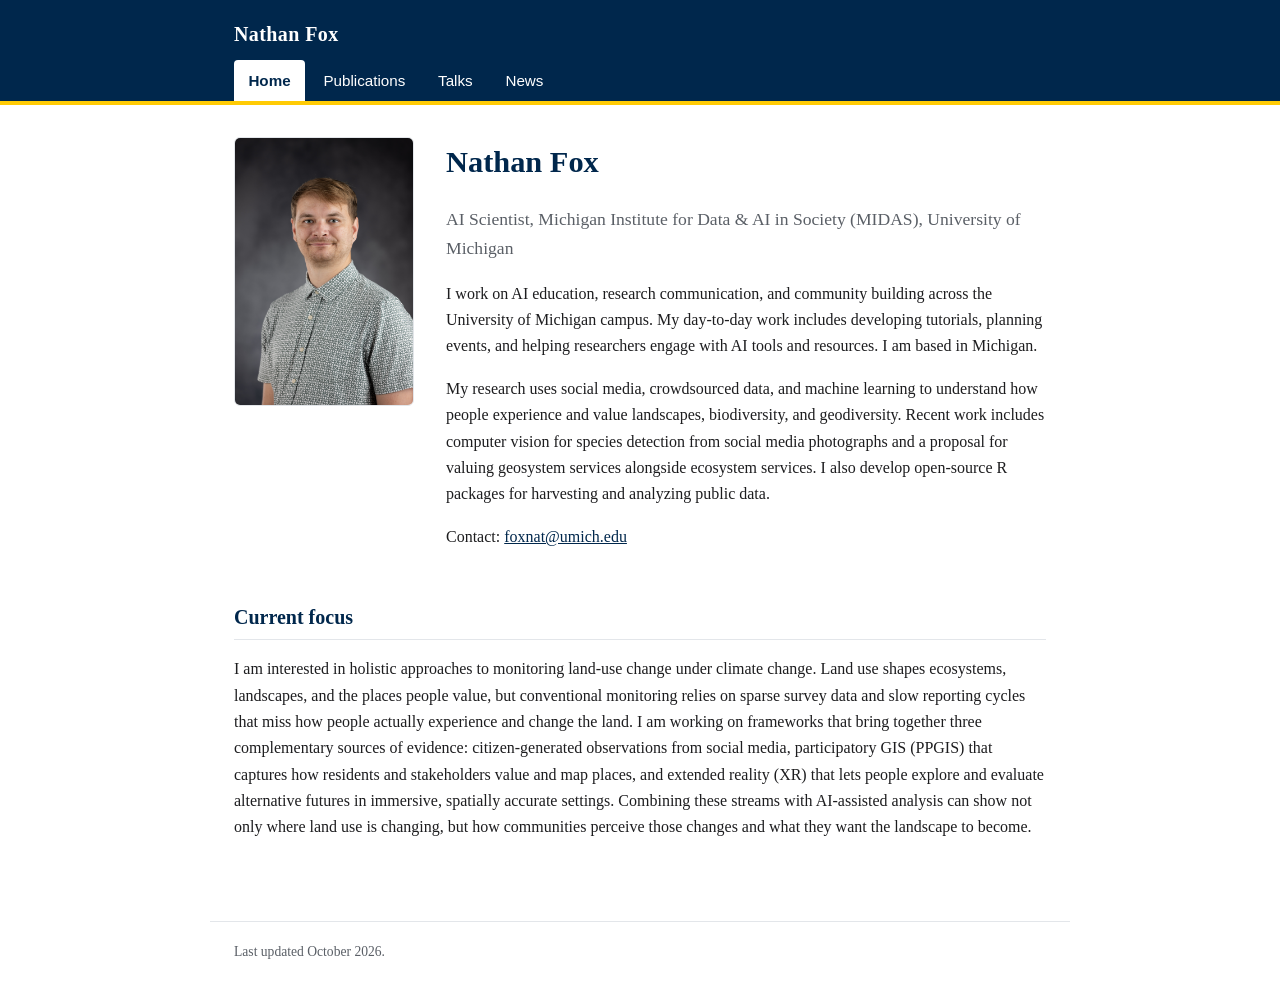
<file: index.html>
<!doctype html>
<html lang="en">
<head>
  <meta charset="utf-8">
  <meta name="viewport" content="width=device-width, initial-scale=1">
  <title>Nathan Fox</title>
  <meta name="description" content="Personal academic homepage of Nathan Fox, AI Scientist at MIDAS, University of Michigan.">
  <link rel="stylesheet" href="style.css">
</head>
<body>

<header class="site">
  <div class="inner">
    <p class="name">Nathan Fox</p>
    <nav class="tabs">
      <a href="index.html" aria-current="page">Home</a>
      <a href="publications.html">Publications</a>
      <a href="talks.html">Talks</a>
      <a href="news.html">News</a>
    </nav>
  </div>
</header>

<main>
  <div class="profile">
    <img src="photo.jpg" alt="Portrait of Nathan Fox">
    <div>
      <h1>Nathan Fox</h1>
      <p class="lede">AI Scientist, Michigan Institute for Data &amp; AI in Society (MIDAS), University of Michigan</p>

      <p>I work on AI education, research communication, and community building across the University of Michigan campus. My day-to-day work includes developing tutorials, planning events, and helping researchers engage with AI tools and resources. I am based in Michigan.</p>

      <p>My research uses social media, crowdsourced data, and machine learning to understand how people experience and value landscapes, biodiversity, and geodiversity. Recent work includes computer vision for species detection from social media photographs and a proposal for valuing geosystem services alongside ecosystem services. I also develop open-source R packages for harvesting and analyzing public data.</p>

      <p>Contact: <a href="mailto:foxnat@umich.edu">foxnat@umich.edu</a></p>
    </div>
  </div>

  <h2>Current focus</h2>
  <p>I am interested in holistic approaches to monitoring land-use change under climate change. Land use shapes ecosystems, landscapes, and the places people value, but conventional monitoring relies on sparse survey data and slow reporting cycles that miss how people actually experience and change the land. I am working on frameworks that bring together three complementary sources of evidence: citizen-generated observations from social media, participatory GIS (PPGIS) that captures how residents and stakeholders value and map places, and extended reality (XR) that lets people explore and evaluate alternative futures in immersive, spatially accurate settings. Combining these streams with AI-assisted analysis can show not only where land use is changing, but how communities perceive those changes and what they want the landscape to become.</p>
</main>

<footer class="site">
  Last updated October 2026.
</footer>

</body>
</html>
</file>
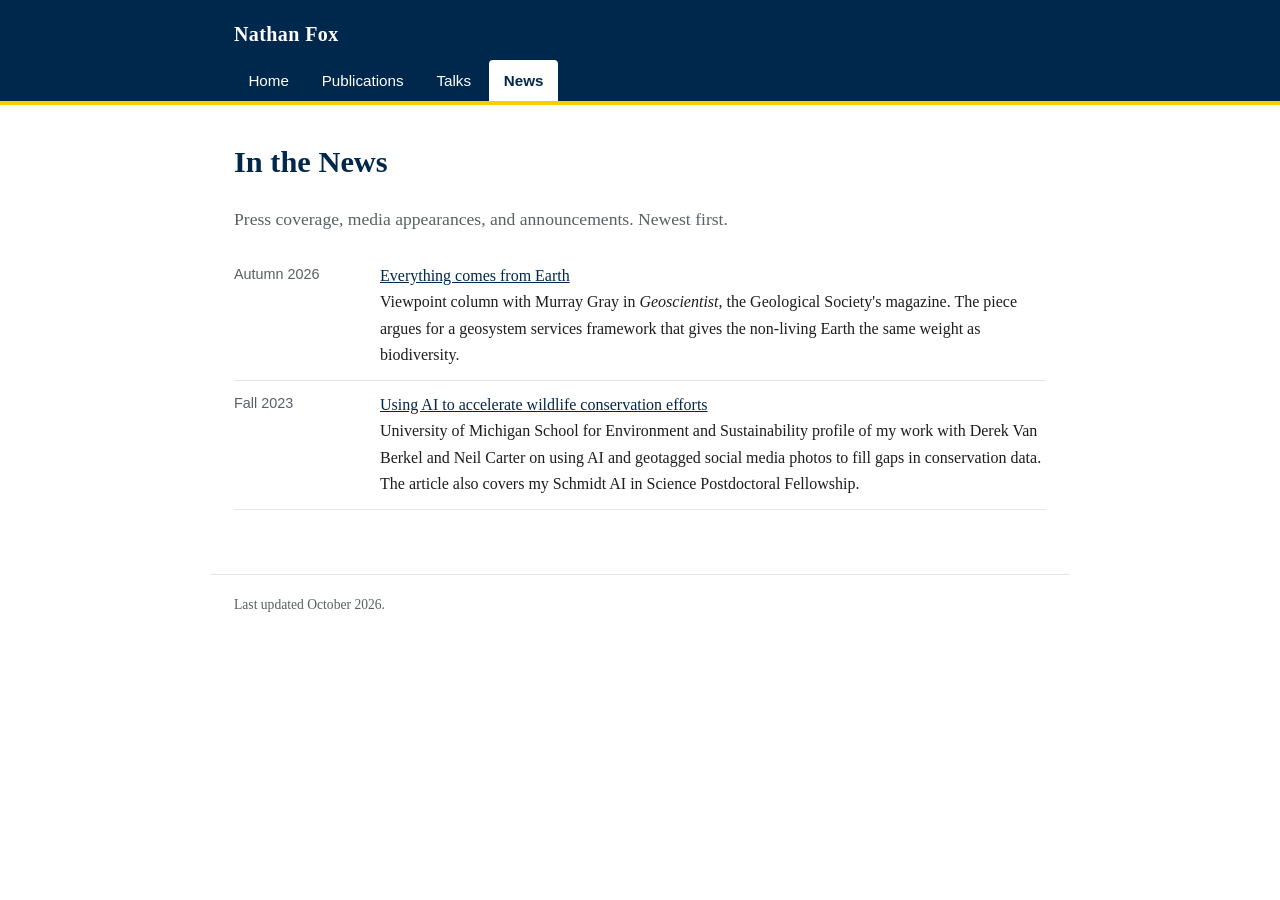
<file: news.html>
<!doctype html>
<html lang="en">
<head>
  <meta charset="utf-8">
  <meta name="viewport" content="width=device-width, initial-scale=1">
  <title>In the News | Nathan Fox</title>
  <link rel="stylesheet" href="style.css">
</head>
<body>

<header class="site">
  <div class="inner">
    <p class="name">Nathan Fox</p>
    <nav class="tabs">
      <a href="index.html">Home</a>
      <a href="publications.html">Publications</a>
      <a href="talks.html">Talks</a>
      <a href="news.html" aria-current="page">News</a>
    </nav>
  </div>
</header>

<main>
  <h1>In the News</h1>
  <p class="lede">Press coverage, media appearances, and announcements. Newest first.</p>

  <div class="news-item">
    <time datetime="2026-09">Autumn 2026</time>
    <div>
      <a href="https://geoscientist.online/wp-content/uploads/2026/08/Geoscientist_Autumn-2026.pdf">Everything comes from Earth</a>
      <div>Viewpoint column with Murray Gray in <em>Geoscientist</em>, the Geological Society's magazine. The piece argues for a geosystem services framework that gives the non-living Earth the same weight as biodiversity.</div>
    </div>
  </div>

  <div class="news-item">
    <time datetime="2023-09">Fall 2023</time>
    <div>
      <a href="https://seas.umich.edu/stewards/fall-2023/using-ai-accelerate-wildlife-conservation-efforts">Using AI to accelerate wildlife conservation efforts</a>
      <div>University of Michigan School for Environment and Sustainability profile of my work with Derek Van Berkel and Neil Carter on using AI and geotagged social media photos to fill gaps in conservation data. The article also covers my Schmidt AI in Science Postdoctoral Fellowship.</div>
    </div>
  </div>
</main>

<footer class="site">
  Last updated October 2026.
</footer>

</body>
</html>
</file>
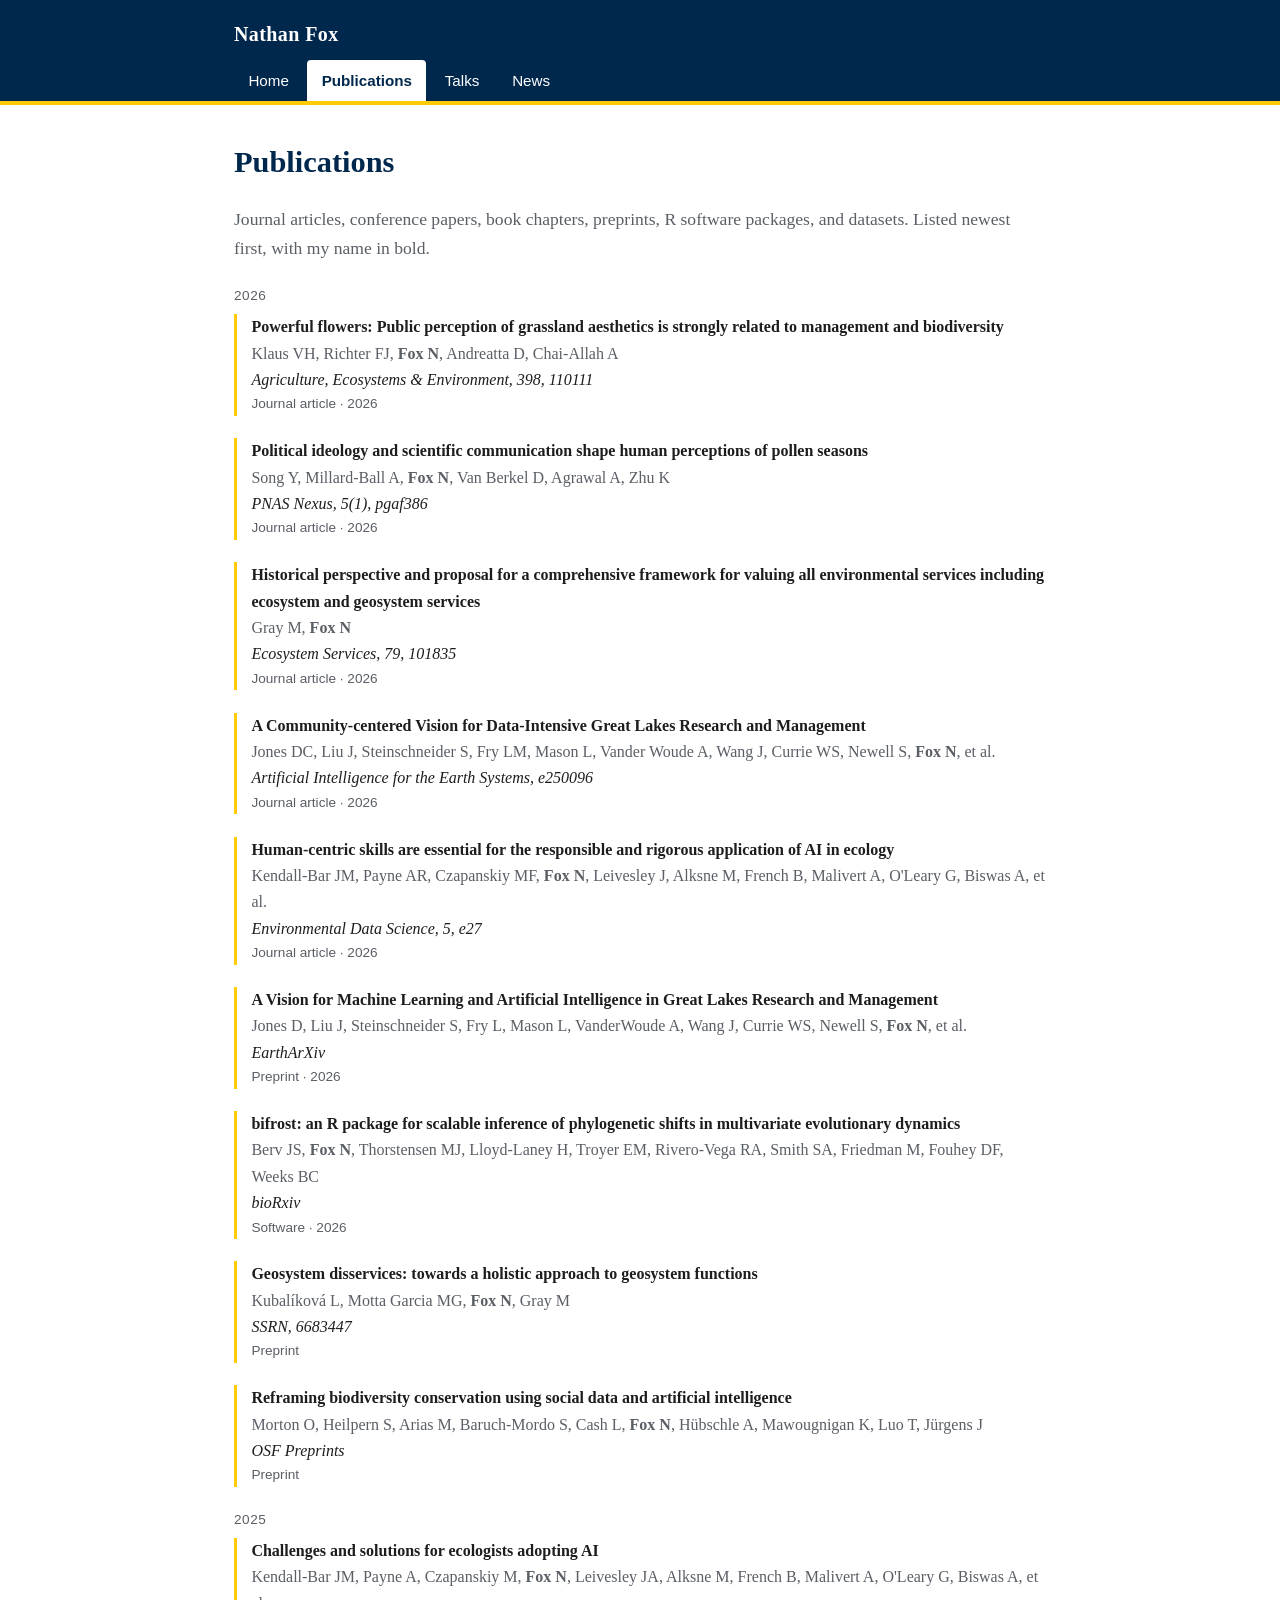
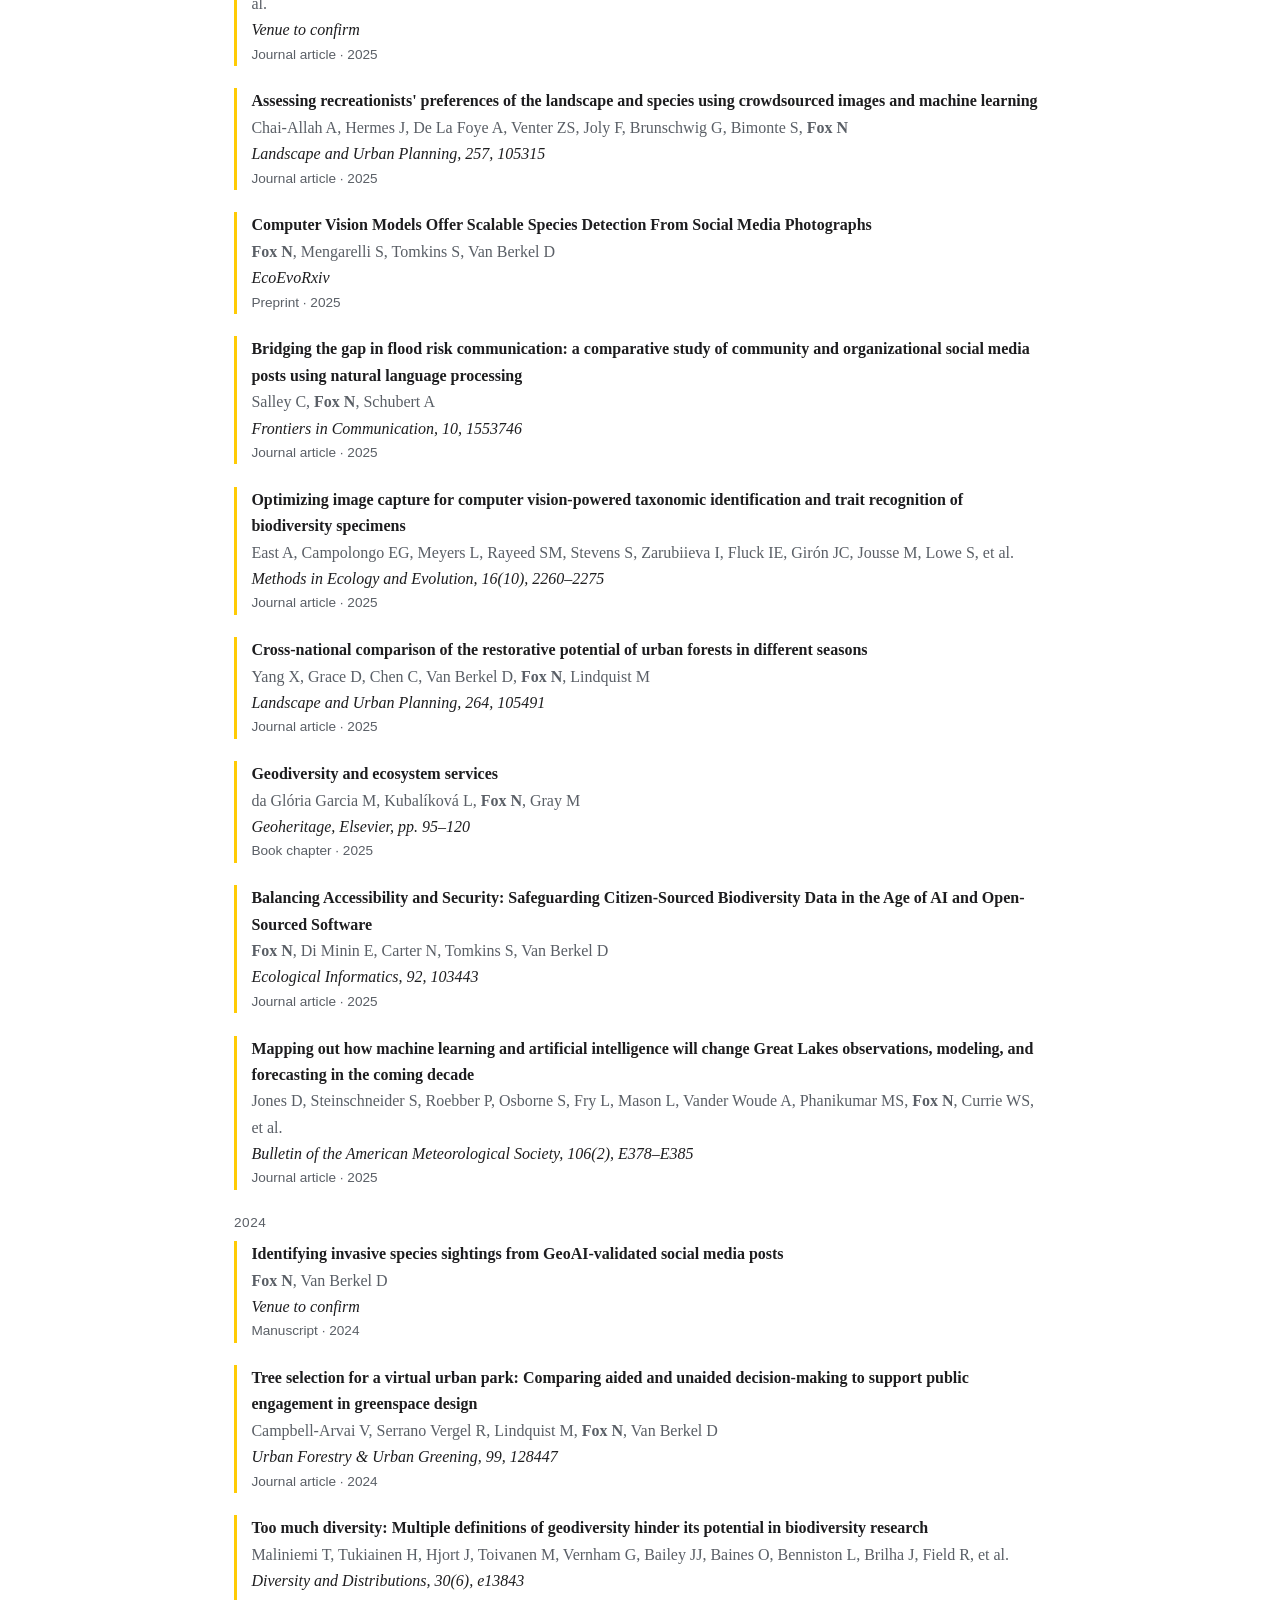
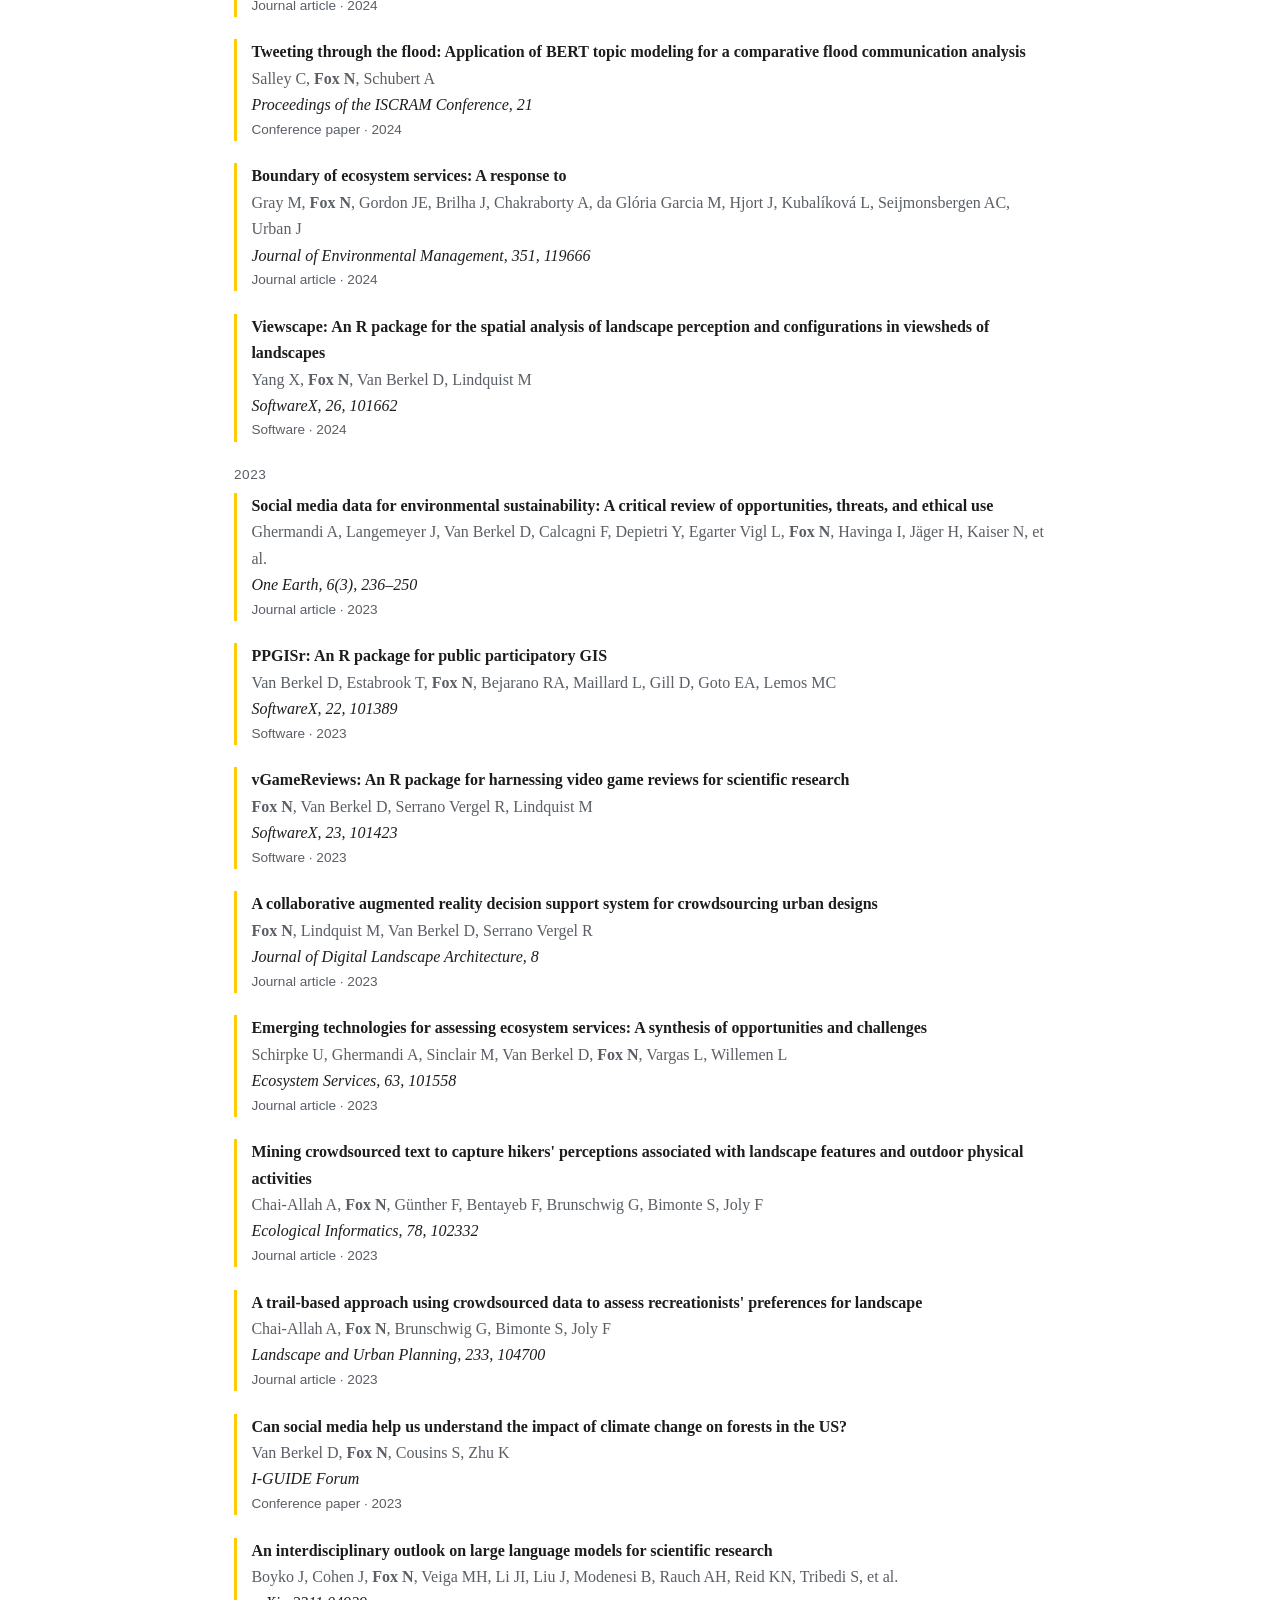
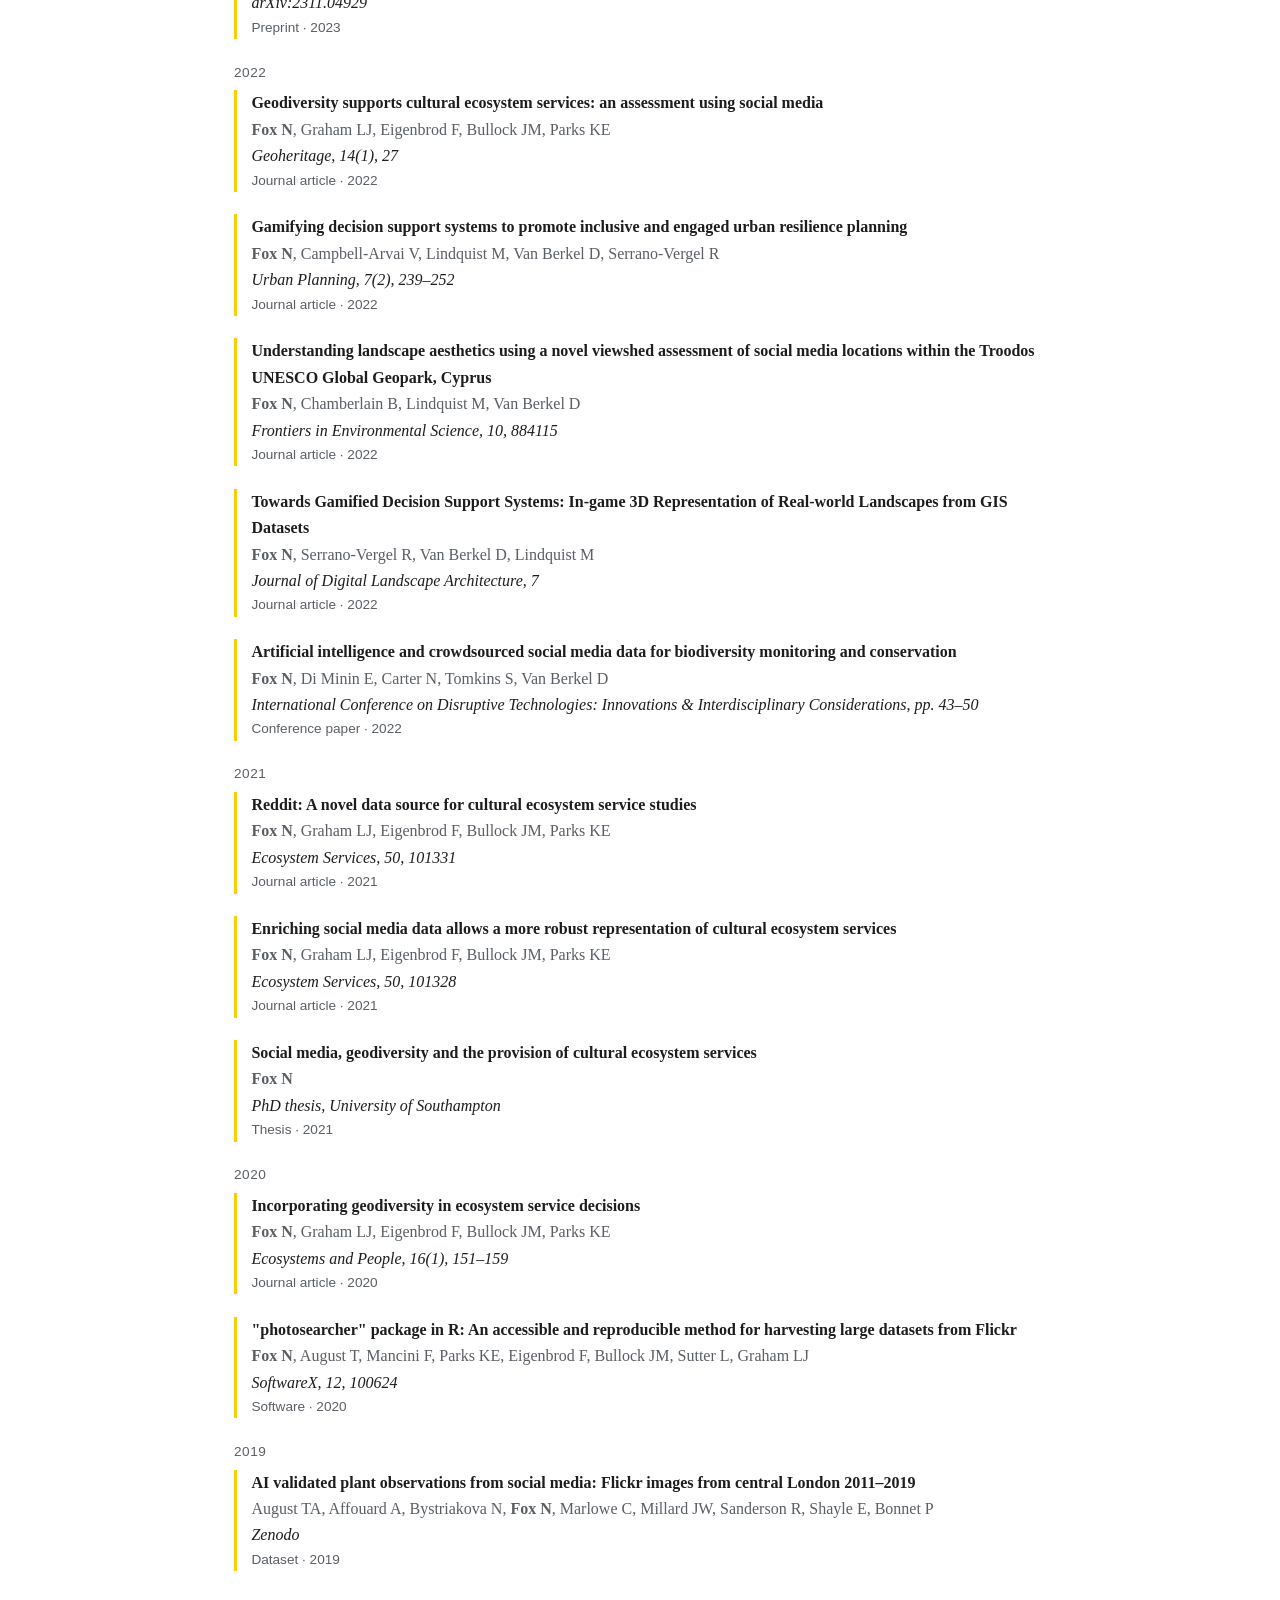
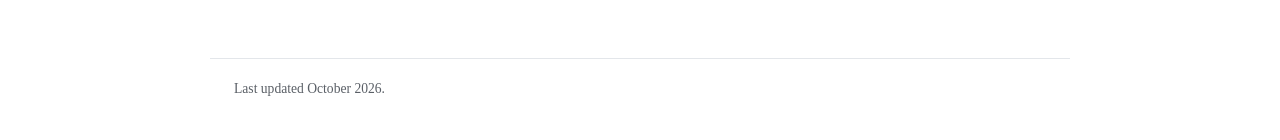
<file: publications.html>
<!doctype html>
<html lang="en">
<head>
  <meta charset="utf-8">
  <meta name="viewport" content="width=device-width, initial-scale=1">
  <title>Publications | Nathan Fox</title>
  <link rel="stylesheet" href="style.css">
</head>
<body>

<header class="site">
  <div class="inner">
    <p class="name">Nathan Fox</p>
    <nav class="tabs">
      <a href="index.html">Home</a>
      <a href="publications.html" aria-current="page">Publications</a>
      <a href="talks.html">Talks</a>
      <a href="news.html">News</a>
    </nav>
  </div>
</header>

<main>
  <h1>Publications</h1>
  <p class="lede">Journal articles, conference papers, book chapters, preprints, R software packages, and datasets. Listed newest first, with my name in bold.</p>

  <p class="year">2026</p>

  <div class="entry">
    <div class="title">Powerful flowers: Public perception of grassland aesthetics is strongly related to management and biodiversity</div>
    <div class="authors">Klaus VH, Richter FJ, <strong>Fox N</strong>, Andreatta D, Chai-Allah A</div>
    <div class="venue">Agriculture, Ecosystems &amp; Environment, 398, 110111</div>
    <div class="meta">Journal article · 2026</div>
  </div>

  <div class="entry">
    <div class="title">Political ideology and scientific communication shape human perceptions of pollen seasons</div>
    <div class="authors">Song Y, Millard-Ball A, <strong>Fox N</strong>, Van Berkel D, Agrawal A, Zhu K</div>
    <div class="venue">PNAS Nexus, 5(1), pgaf386</div>
    <div class="meta">Journal article · 2026</div>
  </div>

  <div class="entry">
    <div class="title">Historical perspective and proposal for a comprehensive framework for valuing all environmental services including ecosystem and geosystem services</div>
    <div class="authors">Gray M, <strong>Fox N</strong></div>
    <div class="venue">Ecosystem Services, 79, 101835</div>
    <div class="meta">Journal article · 2026</div>
  </div>

  <div class="entry">
    <div class="title">A Community-centered Vision for Data-Intensive Great Lakes Research and Management</div>
    <div class="authors">Jones DC, Liu J, Steinschneider S, Fry LM, Mason L, Vander Woude A, Wang J, Currie WS, Newell S, <strong>Fox N</strong>, et al.</div>
    <div class="venue">Artificial Intelligence for the Earth Systems, e250096</div>
    <div class="meta">Journal article · 2026</div>
  </div>

  <div class="entry">
    <div class="title">Human-centric skills are essential for the responsible and rigorous application of AI in ecology</div>
    <div class="authors">Kendall-Bar JM, Payne AR, Czapanskiy MF, <strong>Fox N</strong>, Leivesley J, Alksne M, French B, Malivert A, O'Leary G, Biswas A, et al.</div>
    <div class="venue">Environmental Data Science, 5, e27</div>
    <div class="meta">Journal article · 2026</div>
  </div>

  <div class="entry">
    <div class="title">A Vision for Machine Learning and Artificial Intelligence in Great Lakes Research and Management</div>
    <div class="authors">Jones D, Liu J, Steinschneider S, Fry L, Mason L, VanderWoude A, Wang J, Currie WS, Newell S, <strong>Fox N</strong>, et al.</div>
    <div class="venue">EarthArXiv</div>
    <div class="meta">Preprint · 2026</div>
  </div>

  <div class="entry">
    <div class="title">bifrost: an R package for scalable inference of phylogenetic shifts in multivariate evolutionary dynamics</div>
    <div class="authors">Berv JS, <strong>Fox N</strong>, Thorstensen MJ, Lloyd-Laney H, Troyer EM, Rivero-Vega RA, Smith SA, Friedman M, Fouhey DF, Weeks BC</div>
    <div class="venue">bioRxiv</div>
    <div class="meta">Software · 2026</div>
  </div>

  <div class="entry">
    <div class="title">Geosystem disservices: towards a holistic approach to geosystem functions</div>
    <div class="authors">Kubalíková L, Motta Garcia MG, <strong>Fox N</strong>, Gray M</div>
    <div class="venue">SSRN, 6683447</div>
    <div class="meta">Preprint</div>
  </div>

  <div class="entry">
    <div class="title">Reframing biodiversity conservation using social data and artificial intelligence</div>
    <div class="authors">Morton O, Heilpern S, Arias M, Baruch-Mordo S, Cash L, <strong>Fox N</strong>, Hübschle A, Mawougnigan K, Luo T, Jürgens J</div>
    <div class="venue">OSF Preprints</div>
    <div class="meta">Preprint</div>
  </div>

  <p class="year">2025</p>

  <div class="entry">
    <div class="title">Challenges and solutions for ecologists adopting AI</div>
    <div class="authors">Kendall-Bar JM, Payne A, Czapanskiy M, <strong>Fox N</strong>, Leivesley JA, Alksne M, French B, Malivert A, O'Leary G, Biswas A, et al.</div>
    <div class="venue">Venue to confirm</div>
    <div class="meta">Journal article · 2025</div>
  </div>

  <div class="entry">
    <div class="title">Assessing recreationists' preferences of the landscape and species using crowdsourced images and machine learning</div>
    <div class="authors">Chai-Allah A, Hermes J, De La Foye A, Venter ZS, Joly F, Brunschwig G, Bimonte S, <strong>Fox N</strong></div>
    <div class="venue">Landscape and Urban Planning, 257, 105315</div>
    <div class="meta">Journal article · 2025</div>
  </div>

  <div class="entry">
    <div class="title">Computer Vision Models Offer Scalable Species Detection From Social Media Photographs</div>
    <div class="authors"><strong>Fox N</strong>, Mengarelli S, Tomkins S, Van Berkel D</div>
    <div class="venue">EcoEvoRxiv</div>
    <div class="meta">Preprint · 2025</div>
  </div>

  <div class="entry">
    <div class="title">Bridging the gap in flood risk communication: a comparative study of community and organizational social media posts using natural language processing</div>
    <div class="authors">Salley C, <strong>Fox N</strong>, Schubert A</div>
    <div class="venue">Frontiers in Communication, 10, 1553746</div>
    <div class="meta">Journal article · 2025</div>
  </div>

  <div class="entry">
    <div class="title">Optimizing image capture for computer vision-powered taxonomic identification and trait recognition of biodiversity specimens</div>
    <div class="authors">East A, Campolongo EG, Meyers L, Rayeed SM, Stevens S, Zarubiieva I, Fluck IE, Girón JC, Jousse M, Lowe S, et al.</div>
    <div class="venue">Methods in Ecology and Evolution, 16(10), 2260–2275</div>
    <div class="meta">Journal article · 2025</div>
  </div>

  <div class="entry">
    <div class="title">Cross-national comparison of the restorative potential of urban forests in different seasons</div>
    <div class="authors">Yang X, Grace D, Chen C, Van Berkel D, <strong>Fox N</strong>, Lindquist M</div>
    <div class="venue">Landscape and Urban Planning, 264, 105491</div>
    <div class="meta">Journal article · 2025</div>
  </div>

  <div class="entry">
    <div class="title">Geodiversity and ecosystem services</div>
    <div class="authors">da Glória Garcia M, Kubalíková L, <strong>Fox N</strong>, Gray M</div>
    <div class="venue">Geoheritage, Elsevier, pp. 95–120</div>
    <div class="meta">Book chapter · 2025</div>
  </div>

  <div class="entry">
    <div class="title">Balancing Accessibility and Security: Safeguarding Citizen-Sourced Biodiversity Data in the Age of AI and Open-Sourced Software</div>
    <div class="authors"><strong>Fox N</strong>, Di Minin E, Carter N, Tomkins S, Van Berkel D</div>
    <div class="venue">Ecological Informatics, 92, 103443</div>
    <div class="meta">Journal article · 2025</div>
  </div>

  <div class="entry">
    <div class="title">Mapping out how machine learning and artificial intelligence will change Great Lakes observations, modeling, and forecasting in the coming decade</div>
    <div class="authors">Jones D, Steinschneider S, Roebber P, Osborne S, Fry L, Mason L, Vander Woude A, Phanikumar MS, <strong>Fox N</strong>, Currie WS, et al.</div>
    <div class="venue">Bulletin of the American Meteorological Society, 106(2), E378–E385</div>
    <div class="meta">Journal article · 2025</div>
  </div>

  <p class="year">2024</p>

  <div class="entry">
    <div class="title">Identifying invasive species sightings from GeoAI-validated social media posts</div>
    <div class="authors"><strong>Fox N</strong>, Van Berkel D</div>
    <div class="venue">Venue to confirm</div>
    <div class="meta">Manuscript · 2024</div>
  </div>

  <div class="entry">
    <div class="title">Tree selection for a virtual urban park: Comparing aided and unaided decision-making to support public engagement in greenspace design</div>
    <div class="authors">Campbell-Arvai V, Serrano Vergel R, Lindquist M, <strong>Fox N</strong>, Van Berkel D</div>
    <div class="venue">Urban Forestry &amp; Urban Greening, 99, 128447</div>
    <div class="meta">Journal article · 2024</div>
  </div>

  <div class="entry">
    <div class="title">Too much diversity: Multiple definitions of geodiversity hinder its potential in biodiversity research</div>
    <div class="authors">Maliniemi T, Tukiainen H, Hjort J, Toivanen M, Vernham G, Bailey JJ, Baines O, Benniston L, Brilha J, Field R, et al.</div>
    <div class="venue">Diversity and Distributions, 30(6), e13843</div>
    <div class="meta">Journal article · 2024</div>
  </div>

  <div class="entry">
    <div class="title">Tweeting through the flood: Application of BERT topic modeling for a comparative flood communication analysis</div>
    <div class="authors">Salley C, <strong>Fox N</strong>, Schubert A</div>
    <div class="venue">Proceedings of the ISCRAM Conference, 21</div>
    <div class="meta">Conference paper · 2024</div>
  </div>

  <div class="entry">
    <div class="title">Boundary of ecosystem services: A response to</div>
    <div class="authors">Gray M, <strong>Fox N</strong>, Gordon JE, Brilha J, Chakraborty A, da Glória Garcia M, Hjort J, Kubalíková L, Seijmonsbergen AC, Urban J</div>
    <div class="venue">Journal of Environmental Management, 351, 119666</div>
    <div class="meta">Journal article · 2024</div>
  </div>

  <div class="entry">
    <div class="title">Viewscape: An R package for the spatial analysis of landscape perception and configurations in viewsheds of landscapes</div>
    <div class="authors">Yang X, <strong>Fox N</strong>, Van Berkel D, Lindquist M</div>
    <div class="venue">SoftwareX, 26, 101662</div>
    <div class="meta">Software · 2024</div>
  </div>

  <p class="year">2023</p>

  <div class="entry">
    <div class="title">Social media data for environmental sustainability: A critical review of opportunities, threats, and ethical use</div>
    <div class="authors">Ghermandi A, Langemeyer J, Van Berkel D, Calcagni F, Depietri Y, Egarter Vigl L, <strong>Fox N</strong>, Havinga I, Jäger H, Kaiser N, et al.</div>
    <div class="venue">One Earth, 6(3), 236–250</div>
    <div class="meta">Journal article · 2023</div>
  </div>

  <div class="entry">
    <div class="title">PPGISr: An R package for public participatory GIS</div>
    <div class="authors">Van Berkel D, Estabrook T, <strong>Fox N</strong>, Bejarano RA, Maillard L, Gill D, Goto EA, Lemos MC</div>
    <div class="venue">SoftwareX, 22, 101389</div>
    <div class="meta">Software · 2023</div>
  </div>

  <div class="entry">
    <div class="title">vGameReviews: An R package for harnessing video game reviews for scientific research</div>
    <div class="authors"><strong>Fox N</strong>, Van Berkel D, Serrano Vergel R, Lindquist M</div>
    <div class="venue">SoftwareX, 23, 101423</div>
    <div class="meta">Software · 2023</div>
  </div>

  <div class="entry">
    <div class="title">A collaborative augmented reality decision support system for crowdsourcing urban designs</div>
    <div class="authors"><strong>Fox N</strong>, Lindquist M, Van Berkel D, Serrano Vergel R</div>
    <div class="venue">Journal of Digital Landscape Architecture, 8</div>
    <div class="meta">Journal article · 2023</div>
  </div>

  <div class="entry">
    <div class="title">Emerging technologies for assessing ecosystem services: A synthesis of opportunities and challenges</div>
    <div class="authors">Schirpke U, Ghermandi A, Sinclair M, Van Berkel D, <strong>Fox N</strong>, Vargas L, Willemen L</div>
    <div class="venue">Ecosystem Services, 63, 101558</div>
    <div class="meta">Journal article · 2023</div>
  </div>

  <div class="entry">
    <div class="title">Mining crowdsourced text to capture hikers' perceptions associated with landscape features and outdoor physical activities</div>
    <div class="authors">Chai-Allah A, <strong>Fox N</strong>, Günther F, Bentayeb F, Brunschwig G, Bimonte S, Joly F</div>
    <div class="venue">Ecological Informatics, 78, 102332</div>
    <div class="meta">Journal article · 2023</div>
  </div>

  <div class="entry">
    <div class="title">A trail-based approach using crowdsourced data to assess recreationists' preferences for landscape</div>
    <div class="authors">Chai-Allah A, <strong>Fox N</strong>, Brunschwig G, Bimonte S, Joly F</div>
    <div class="venue">Landscape and Urban Planning, 233, 104700</div>
    <div class="meta">Journal article · 2023</div>
  </div>

  <div class="entry">
    <div class="title">Can social media help us understand the impact of climate change on forests in the US?</div>
    <div class="authors">Van Berkel D, <strong>Fox N</strong>, Cousins S, Zhu K</div>
    <div class="venue">I-GUIDE Forum</div>
    <div class="meta">Conference paper · 2023</div>
  </div>

  <div class="entry">
    <div class="title">An interdisciplinary outlook on large language models for scientific research</div>
    <div class="authors">Boyko J, Cohen J, <strong>Fox N</strong>, Veiga MH, Li JI, Liu J, Modenesi B, Rauch AH, Reid KN, Tribedi S, et al.</div>
    <div class="venue">arXiv:2311.04929</div>
    <div class="meta">Preprint · 2023</div>
  </div>

  <p class="year">2022</p>

  <div class="entry">
    <div class="title">Geodiversity supports cultural ecosystem services: an assessment using social media</div>
    <div class="authors"><strong>Fox N</strong>, Graham LJ, Eigenbrod F, Bullock JM, Parks KE</div>
    <div class="venue">Geoheritage, 14(1), 27</div>
    <div class="meta">Journal article · 2022</div>
  </div>

  <div class="entry">
    <div class="title">Gamifying decision support systems to promote inclusive and engaged urban resilience planning</div>
    <div class="authors"><strong>Fox N</strong>, Campbell-Arvai V, Lindquist M, Van Berkel D, Serrano-Vergel R</div>
    <div class="venue">Urban Planning, 7(2), 239–252</div>
    <div class="meta">Journal article · 2022</div>
  </div>

  <div class="entry">
    <div class="title">Understanding landscape aesthetics using a novel viewshed assessment of social media locations within the Troodos UNESCO Global Geopark, Cyprus</div>
    <div class="authors"><strong>Fox N</strong>, Chamberlain B, Lindquist M, Van Berkel D</div>
    <div class="venue">Frontiers in Environmental Science, 10, 884115</div>
    <div class="meta">Journal article · 2022</div>
  </div>

  <div class="entry">
    <div class="title">Towards Gamified Decision Support Systems: In-game 3D Representation of Real-world Landscapes from GIS Datasets</div>
    <div class="authors"><strong>Fox N</strong>, Serrano-Vergel R, Van Berkel D, Lindquist M</div>
    <div class="venue">Journal of Digital Landscape Architecture, 7</div>
    <div class="meta">Journal article · 2022</div>
  </div>

  <div class="entry">
    <div class="title">Artificial intelligence and crowdsourced social media data for biodiversity monitoring and conservation</div>
    <div class="authors"><strong>Fox N</strong>, Di Minin E, Carter N, Tomkins S, Van Berkel D</div>
    <div class="venue">International Conference on Disruptive Technologies: Innovations &amp; Interdisciplinary Considerations, pp. 43–50</div>
    <div class="meta">Conference paper · 2022</div>
  </div>

  <p class="year">2021</p>

  <div class="entry">
    <div class="title">Reddit: A novel data source for cultural ecosystem service studies</div>
    <div class="authors"><strong>Fox N</strong>, Graham LJ, Eigenbrod F, Bullock JM, Parks KE</div>
    <div class="venue">Ecosystem Services, 50, 101331</div>
    <div class="meta">Journal article · 2021</div>
  </div>

  <div class="entry">
    <div class="title">Enriching social media data allows a more robust representation of cultural ecosystem services</div>
    <div class="authors"><strong>Fox N</strong>, Graham LJ, Eigenbrod F, Bullock JM, Parks KE</div>
    <div class="venue">Ecosystem Services, 50, 101328</div>
    <div class="meta">Journal article · 2021</div>
  </div>

  <div class="entry">
    <div class="title">Social media, geodiversity and the provision of cultural ecosystem services</div>
    <div class="authors"><strong>Fox N</strong></div>
    <div class="venue">PhD thesis, University of Southampton</div>
    <div class="meta">Thesis · 2021</div>
  </div>

  <p class="year">2020</p>

  <div class="entry">
    <div class="title">Incorporating geodiversity in ecosystem service decisions</div>
    <div class="authors"><strong>Fox N</strong>, Graham LJ, Eigenbrod F, Bullock JM, Parks KE</div>
    <div class="venue">Ecosystems and People, 16(1), 151–159</div>
    <div class="meta">Journal article · 2020</div>
  </div>

  <div class="entry">
    <div class="title">"photosearcher" package in R: An accessible and reproducible method for harvesting large datasets from Flickr</div>
    <div class="authors"><strong>Fox N</strong>, August T, Mancini F, Parks KE, Eigenbrod F, Bullock JM, Sutter L, Graham LJ</div>
    <div class="venue">SoftwareX, 12, 100624</div>
    <div class="meta">Software · 2020</div>
  </div>

  <p class="year">2019</p>

  <div class="entry">
    <div class="title">AI validated plant observations from social media: Flickr images from central London 2011–2019</div>
    <div class="authors">August TA, Affouard A, Bystriakova N, <strong>Fox N</strong>, Marlowe C, Millard JW, Sanderson R, Shayle E, Bonnet P</div>
    <div class="venue">Zenodo</div>
    <div class="meta">Dataset · 2019</div>
  </div>
</main>

<footer class="site">
  Last updated October 2026.
</footer>

</body>
</html>
</file>
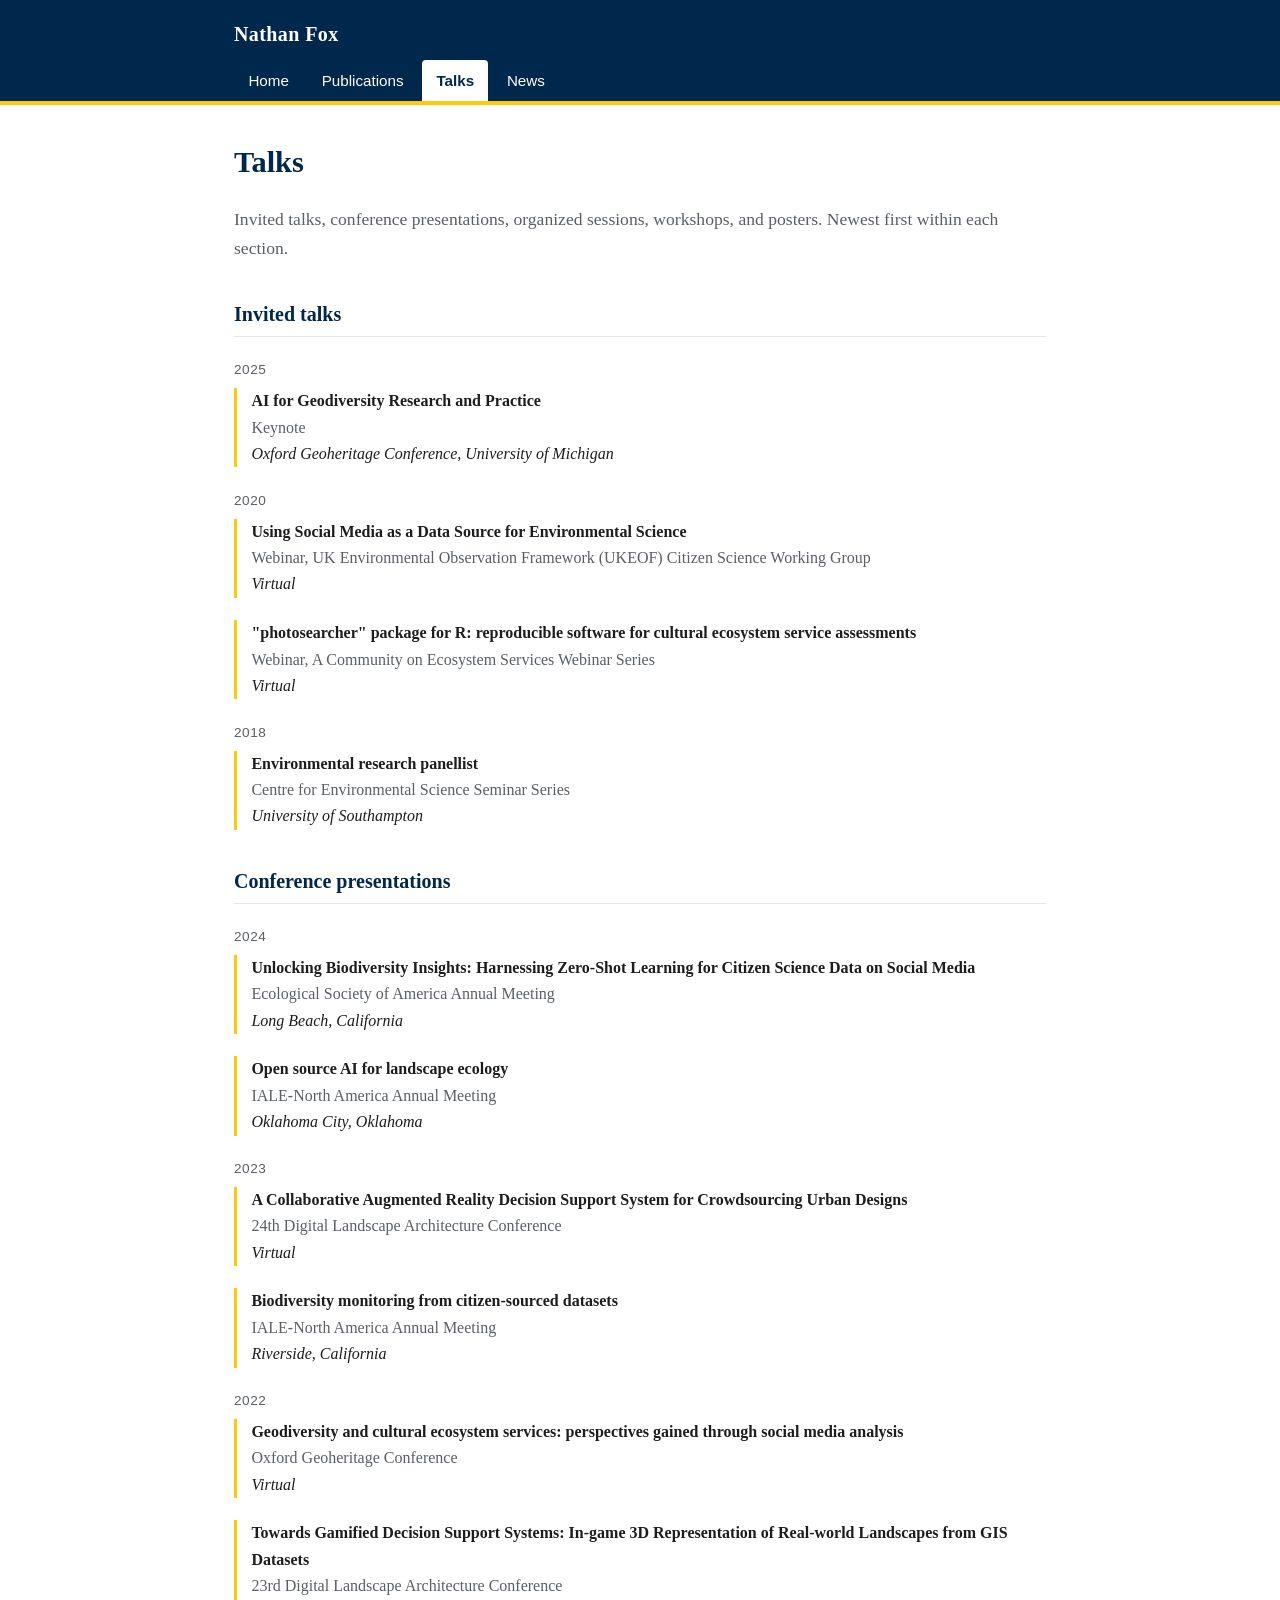
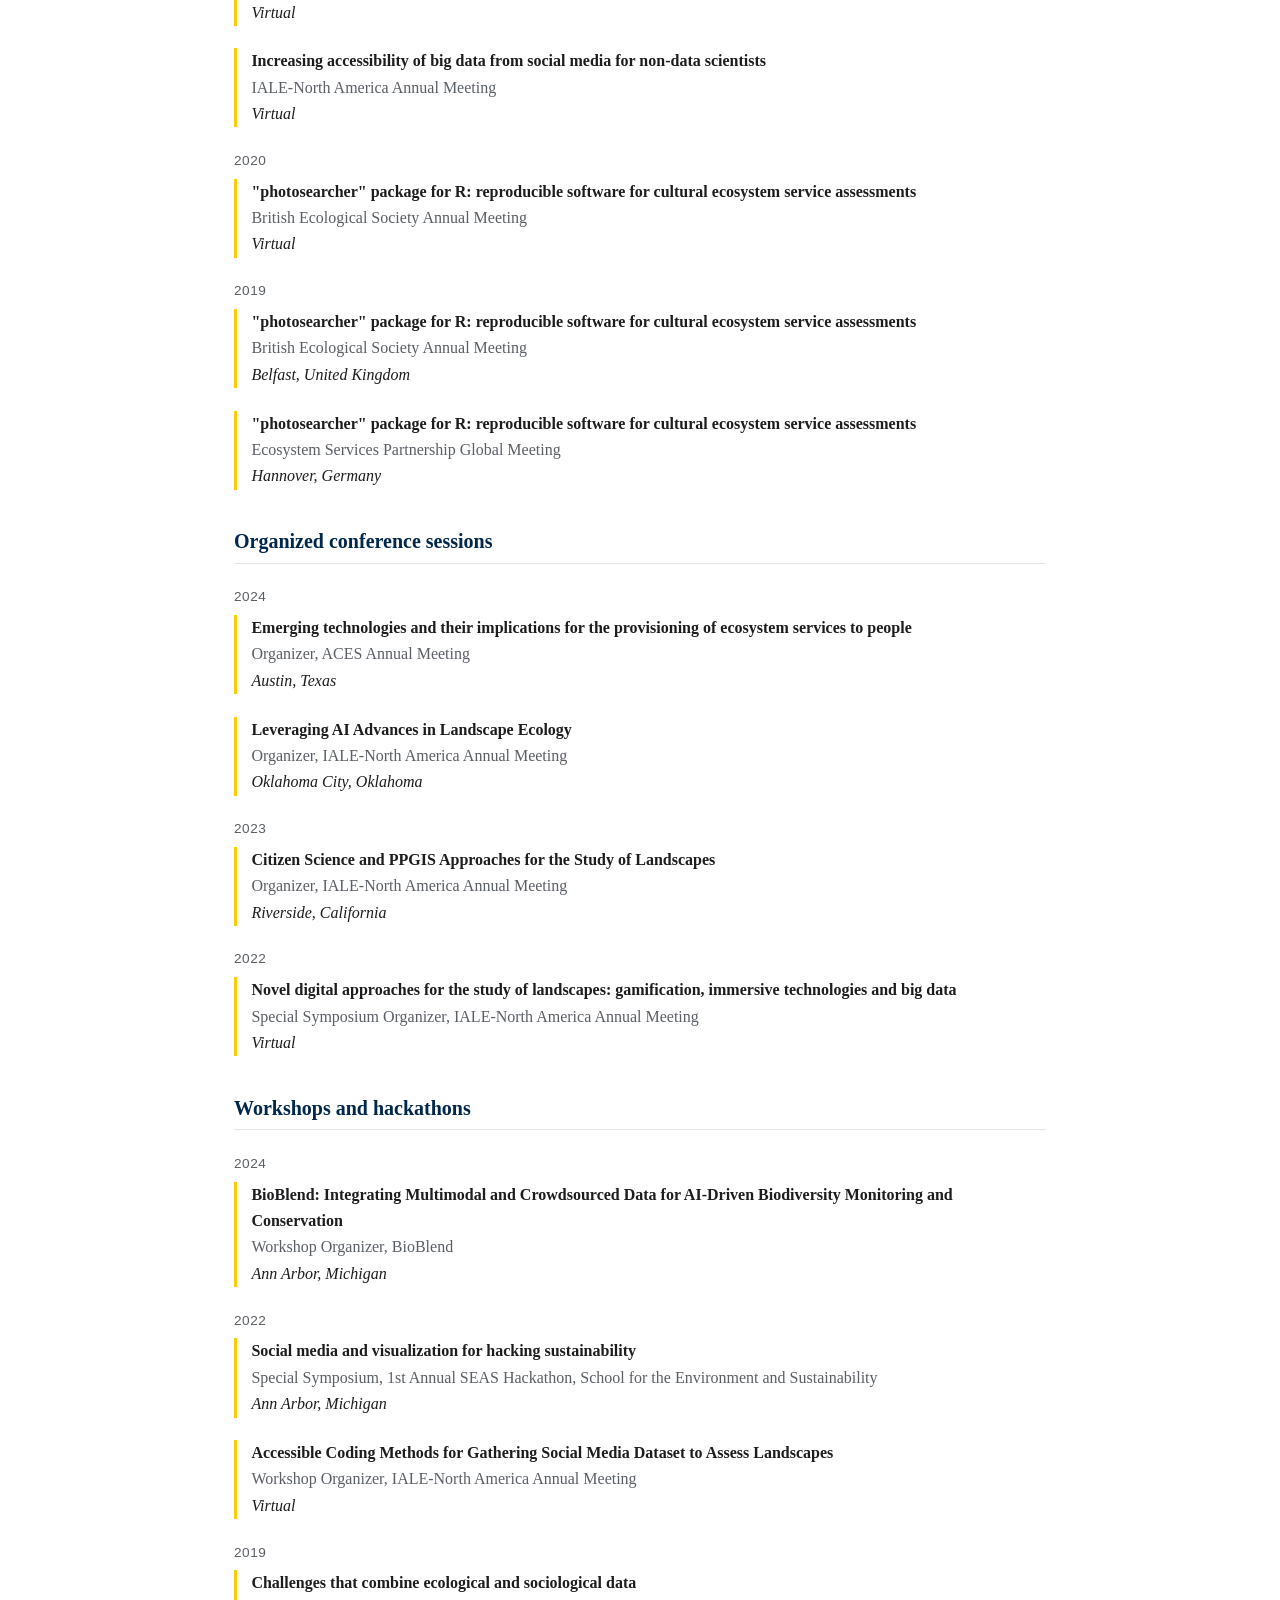
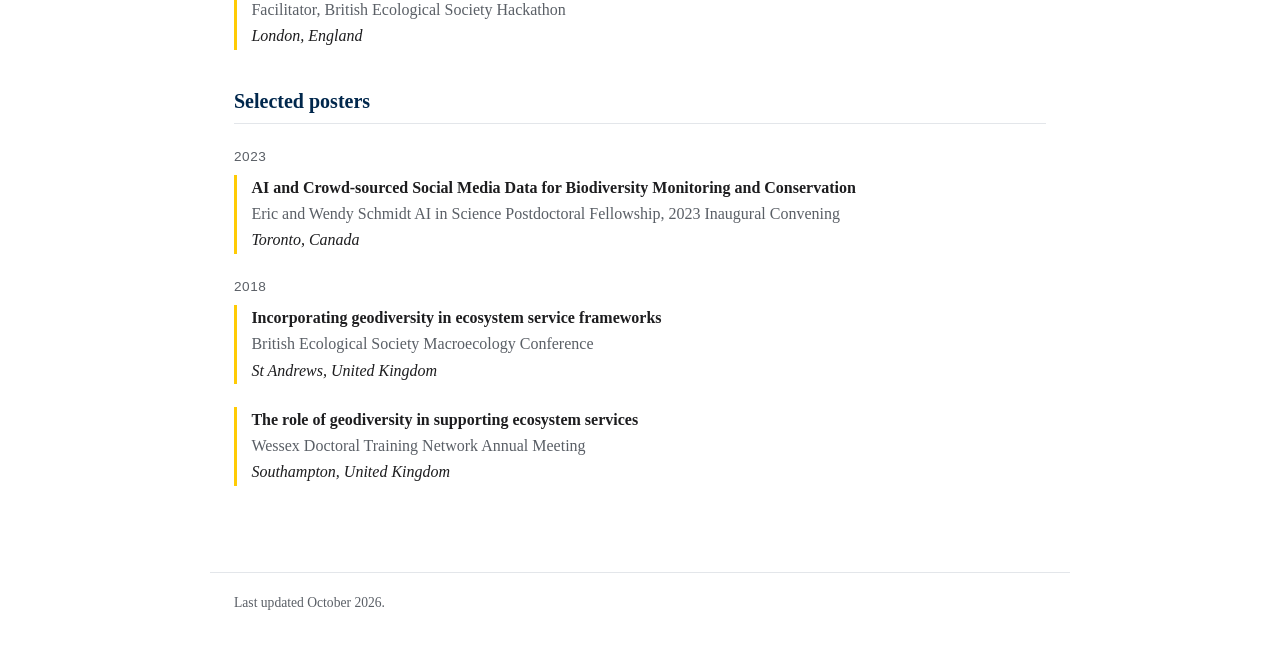
<file: talks.html>
<!doctype html>
<html lang="en">
<head>
  <meta charset="utf-8">
  <meta name="viewport" content="width=device-width, initial-scale=1">
  <title>Talks | Nathan Fox</title>
  <link rel="stylesheet" href="style.css">
</head>
<body>

<header class="site">
  <div class="inner">
    <p class="name">Nathan Fox</p>
    <nav class="tabs">
      <a href="index.html">Home</a>
      <a href="publications.html">Publications</a>
      <a href="talks.html" aria-current="page">Talks</a>
      <a href="news.html">News</a>
    </nav>
  </div>
</header>

<main>
  <h1>Talks</h1>
  <p class="lede">Invited talks, conference presentations, organized sessions, workshops, and posters. Newest first within each section.</p>

  <h2>Invited talks</h2>

  <p class="year">2025</p>
  <div class="entry">
    <div class="title">AI for Geodiversity Research and Practice</div>
    <div class="authors">Keynote</div>
    <div class="venue">Oxford Geoheritage Conference, University of Michigan</div>
  </div>

  <p class="year">2020</p>
  <div class="entry">
    <div class="title">Using Social Media as a Data Source for Environmental Science</div>
    <div class="authors">Webinar, UK Environmental Observation Framework (UKEOF) Citizen Science Working Group</div>
    <div class="venue">Virtual</div>
  </div>
  <div class="entry">
    <div class="title">"photosearcher" package for R: reproducible software for cultural ecosystem service assessments</div>
    <div class="authors">Webinar, A Community on Ecosystem Services Webinar Series</div>
    <div class="venue">Virtual</div>
  </div>

  <p class="year">2018</p>
  <div class="entry">
    <div class="title">Environmental research panellist</div>
    <div class="authors">Centre for Environmental Science Seminar Series</div>
    <div class="venue">University of Southampton</div>
  </div>

  <h2>Conference presentations</h2>

  <p class="year">2024</p>
  <div class="entry">
    <div class="title">Unlocking Biodiversity Insights: Harnessing Zero-Shot Learning for Citizen Science Data on Social Media</div>
    <div class="authors">Ecological Society of America Annual Meeting</div>
    <div class="venue">Long Beach, California</div>
  </div>
  <div class="entry">
    <div class="title">Open source AI for landscape ecology</div>
    <div class="authors">IALE-North America Annual Meeting</div>
    <div class="venue">Oklahoma City, Oklahoma</div>
  </div>

  <p class="year">2023</p>
  <div class="entry">
    <div class="title">A Collaborative Augmented Reality Decision Support System for Crowdsourcing Urban Designs</div>
    <div class="authors">24th Digital Landscape Architecture Conference</div>
    <div class="venue">Virtual</div>
  </div>
  <div class="entry">
    <div class="title">Biodiversity monitoring from citizen-sourced datasets</div>
    <div class="authors">IALE-North America Annual Meeting</div>
    <div class="venue">Riverside, California</div>
  </div>

  <p class="year">2022</p>
  <div class="entry">
    <div class="title">Geodiversity and cultural ecosystem services: perspectives gained through social media analysis</div>
    <div class="authors">Oxford Geoheritage Conference</div>
    <div class="venue">Virtual</div>
  </div>
  <div class="entry">
    <div class="title">Towards Gamified Decision Support Systems: In-game 3D Representation of Real-world Landscapes from GIS Datasets</div>
    <div class="authors">23rd Digital Landscape Architecture Conference</div>
    <div class="venue">Virtual</div>
  </div>
  <div class="entry">
    <div class="title">Increasing accessibility of big data from social media for non-data scientists</div>
    <div class="authors">IALE-North America Annual Meeting</div>
    <div class="venue">Virtual</div>
  </div>

  <p class="year">2020</p>
  <div class="entry">
    <div class="title">"photosearcher" package for R: reproducible software for cultural ecosystem service assessments</div>
    <div class="authors">British Ecological Society Annual Meeting</div>
    <div class="venue">Virtual</div>
  </div>

  <p class="year">2019</p>
  <div class="entry">
    <div class="title">"photosearcher" package for R: reproducible software for cultural ecosystem service assessments</div>
    <div class="authors">British Ecological Society Annual Meeting</div>
    <div class="venue">Belfast, United Kingdom</div>
  </div>
  <div class="entry">
    <div class="title">"photosearcher" package for R: reproducible software for cultural ecosystem service assessments</div>
    <div class="authors">Ecosystem Services Partnership Global Meeting</div>
    <div class="venue">Hannover, Germany</div>
  </div>

  <h2>Organized conference sessions</h2>

  <p class="year">2024</p>
  <div class="entry">
    <div class="title">Emerging technologies and their implications for the provisioning of ecosystem services to people</div>
    <div class="authors">Organizer, ACES Annual Meeting</div>
    <div class="venue">Austin, Texas</div>
  </div>
  <div class="entry">
    <div class="title">Leveraging AI Advances in Landscape Ecology</div>
    <div class="authors">Organizer, IALE-North America Annual Meeting</div>
    <div class="venue">Oklahoma City, Oklahoma</div>
  </div>

  <p class="year">2023</p>
  <div class="entry">
    <div class="title">Citizen Science and PPGIS Approaches for the Study of Landscapes</div>
    <div class="authors">Organizer, IALE-North America Annual Meeting</div>
    <div class="venue">Riverside, California</div>
  </div>

  <p class="year">2022</p>
  <div class="entry">
    <div class="title">Novel digital approaches for the study of landscapes: gamification, immersive technologies and big data</div>
    <div class="authors">Special Symposium Organizer, IALE-North America Annual Meeting</div>
    <div class="venue">Virtual</div>
  </div>

  <h2>Workshops and hackathons</h2>

  <p class="year">2024</p>
  <div class="entry">
    <div class="title">BioBlend: Integrating Multimodal and Crowdsourced Data for AI-Driven Biodiversity Monitoring and Conservation</div>
    <div class="authors">Workshop Organizer, BioBlend</div>
    <div class="venue">Ann Arbor, Michigan</div>
  </div>

  <p class="year">2022</p>
  <div class="entry">
    <div class="title">Social media and visualization for hacking sustainability</div>
    <div class="authors">Special Symposium, 1st Annual SEAS Hackathon, School for the Environment and Sustainability</div>
    <div class="venue">Ann Arbor, Michigan</div>
  </div>
  <div class="entry">
    <div class="title">Accessible Coding Methods for Gathering Social Media Dataset to Assess Landscapes</div>
    <div class="authors">Workshop Organizer, IALE-North America Annual Meeting</div>
    <div class="venue">Virtual</div>
  </div>

  <p class="year">2019</p>
  <div class="entry">
    <div class="title">Challenges that combine ecological and sociological data</div>
    <div class="authors">Facilitator, British Ecological Society Hackathon</div>
    <div class="venue">London, England</div>
  </div>

  <h2>Selected posters</h2>

  <p class="year">2023</p>
  <div class="entry">
    <div class="title">AI and Crowd-sourced Social Media Data for Biodiversity Monitoring and Conservation</div>
    <div class="authors">Eric and Wendy Schmidt AI in Science Postdoctoral Fellowship, 2023 Inaugural Convening</div>
    <div class="venue">Toronto, Canada</div>
  </div>

  <p class="year">2018</p>
  <div class="entry">
    <div class="title">Incorporating geodiversity in ecosystem service frameworks</div>
    <div class="authors">British Ecological Society Macroecology Conference</div>
    <div class="venue">St Andrews, United Kingdom</div>
  </div>
  <div class="entry">
    <div class="title">The role of geodiversity in supporting ecosystem services</div>
    <div class="authors">Wessex Doctoral Training Network Annual Meeting</div>
    <div class="venue">Southampton, United Kingdom</div>
  </div>
</main>

<footer class="site">
  Last updated October 2026.
</footer>

</body>
</html>
</file>
<file: style.css>
:root {
  --navy: #00274c;
  --maize: #ffcb05;
  --ink: #1d1d1f;
  --muted: #5a5f66;
  --paper: #ffffff;
  --rule: #e3e6ea;
}

* { box-sizing: border-box; }

body {
  margin: 0;
  font-family: Georgia, "Times New Roman", serif;
  color: var(--ink);
  background: var(--paper);
  line-height: 1.65;
}

header.site {
  background: var(--navy);
  color: #fff;
  border-bottom: 4px solid var(--maize);
}

header.site .inner {
  max-width: 860px;
  margin: 0 auto;
  padding: 1.1rem 1.5rem 0;
}

header.site .name {
  font-size: 1.25rem;
  font-weight: bold;
  letter-spacing: 0.02em;
  margin: 0 0 0.6rem;
}

nav.tabs {
  display: flex;
  gap: 0.25rem;
  flex-wrap: wrap;
}

nav.tabs a {
  color: #fff;
  text-decoration: none;
  padding: 0.5rem 0.9rem;
  border-radius: 4px 4px 0 0;
  font-family: Helvetica, Arial, sans-serif;
  font-size: 0.95rem;
}

nav.tabs a:hover { background: rgba(255, 255, 255, 0.12); }

nav.tabs a[aria-current="page"] {
  background: var(--paper);
  color: var(--navy);
  font-weight: bold;
}

main {
  max-width: 860px;
  margin: 0 auto;
  padding: 2rem 1.5rem 4rem;
}

h1 {
  color: var(--navy);
  font-size: 1.9rem;
  margin: 0 0 0.5rem;
}

h2 {
  color: var(--navy);
  font-size: 1.25rem;
  margin: 2.2rem 0 0.8rem;
  padding-bottom: 0.3rem;
  border-bottom: 1px solid var(--rule);
}

a { color: var(--navy); }

.lede {
  font-size: 1.1rem;
  color: var(--muted);
}

.profile {
  display: grid;
  grid-template-columns: 180px 1fr;
  gap: 2rem;
  align-items: start;
}

.profile img {
  width: 100%;
  border-radius: 6px;
  border: 1px solid var(--rule);
}

.entry {
  margin: 0 0 1.4rem;
  padding-left: 0.9rem;
  border-left: 3px solid var(--maize);
}

.entry .title { font-weight: bold; }
.entry .authors { color: var(--muted); }
.entry .venue { font-style: italic; }
.entry .meta { font-family: Helvetica, Arial, sans-serif; font-size: 0.85rem; color: var(--muted); }

.entry .links a {
  font-family: Helvetica, Arial, sans-serif;
  font-size: 0.85rem;
  margin-right: 0.8rem;
}

.year {
  font-family: Helvetica, Arial, sans-serif;
  font-size: 0.85rem;
  color: var(--muted);
  letter-spacing: 0.04em;
  text-transform: uppercase;
  margin: 1.4rem 0 0.4rem;
}

.news-item {
  display: grid;
  grid-template-columns: 130px 1fr;
  gap: 1rem;
  padding: 0.7rem 0;
  border-bottom: 1px solid var(--rule);
}

.news-item time {
  font-family: Helvetica, Arial, sans-serif;
  font-size: 0.9rem;
  color: var(--muted);
}

footer.site {
  max-width: 860px;
  margin: 0 auto;
  padding: 1.2rem 1.5rem 2.5rem;
  color: var(--muted);
  font-size: 0.85rem;
  border-top: 1px solid var(--rule);
}

@media (max-width: 640px) {
  .profile { grid-template-columns: 1fr; }
  .profile img { max-width: 180px; }
  .news-item { grid-template-columns: 1fr; gap: 0.2rem; }
  h1 { font-size: 1.6rem; }
}
</file>
